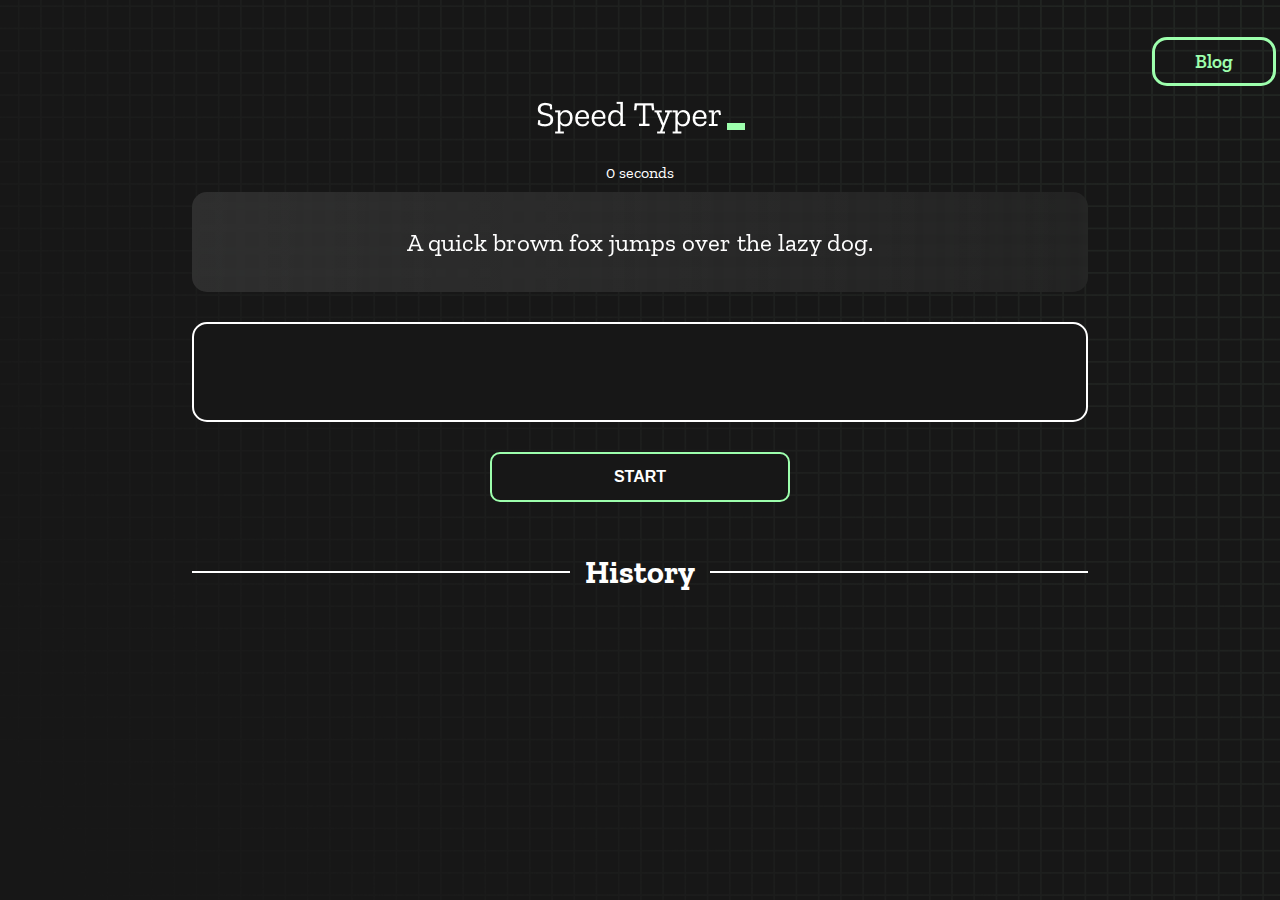
<file: index.html>
<!DOCTYPE html>
<html lang="en">
  <head>
    <meta charset="UTF-8" />
    <meta http-equiv="X-UA-Compatible" content="IE=edge" />
    <meta name="viewport" content="width=device-width, initial-scale=1.0" />
    <title>type Monster</title>
    <link rel="stylesheet" href="styles.css" />
    <link rel="preconnect" href="https://fonts.googleapis.com" />
    <link rel="preconnect" href="https://fonts.gstatic.com" crossorigin />
    <link
      href="https://fonts.googleapis.com/css2?family=Zilla+Slab:wght@300;400;500&display=swap"
      rel="stylesheet"
    />
  </head>
  <body>
    <header class="header">
      <a class="link-added" target="_blank" href="./blog.html"> Blog</a>
  
    </header>

    <h1 class="title"><img src="./logo.png" /></h1>

    
    <div id="show-time">0 seconds</div>

    <div class="box-container">
      <div id="question"></div>

      <div id="display" class="inactive"></div>

      <div class="buttons">
        <button id="starts">START</button>
      </div>

      <div class="divider-container">
        <div class="line"></div>
        <h1 class="title2">History</h1>
        <div class="line"></div>
      </div>
      <div id="histories"></div>
    </div>

    <div id="countdown"></div>
    <div id="modal-background" class="hidden"></div>
    <div id="result" class="hidden"></div>

    <script src="./history.js"></script>
    <script src="./script.js"></script>
  </body>
</html>
</file>
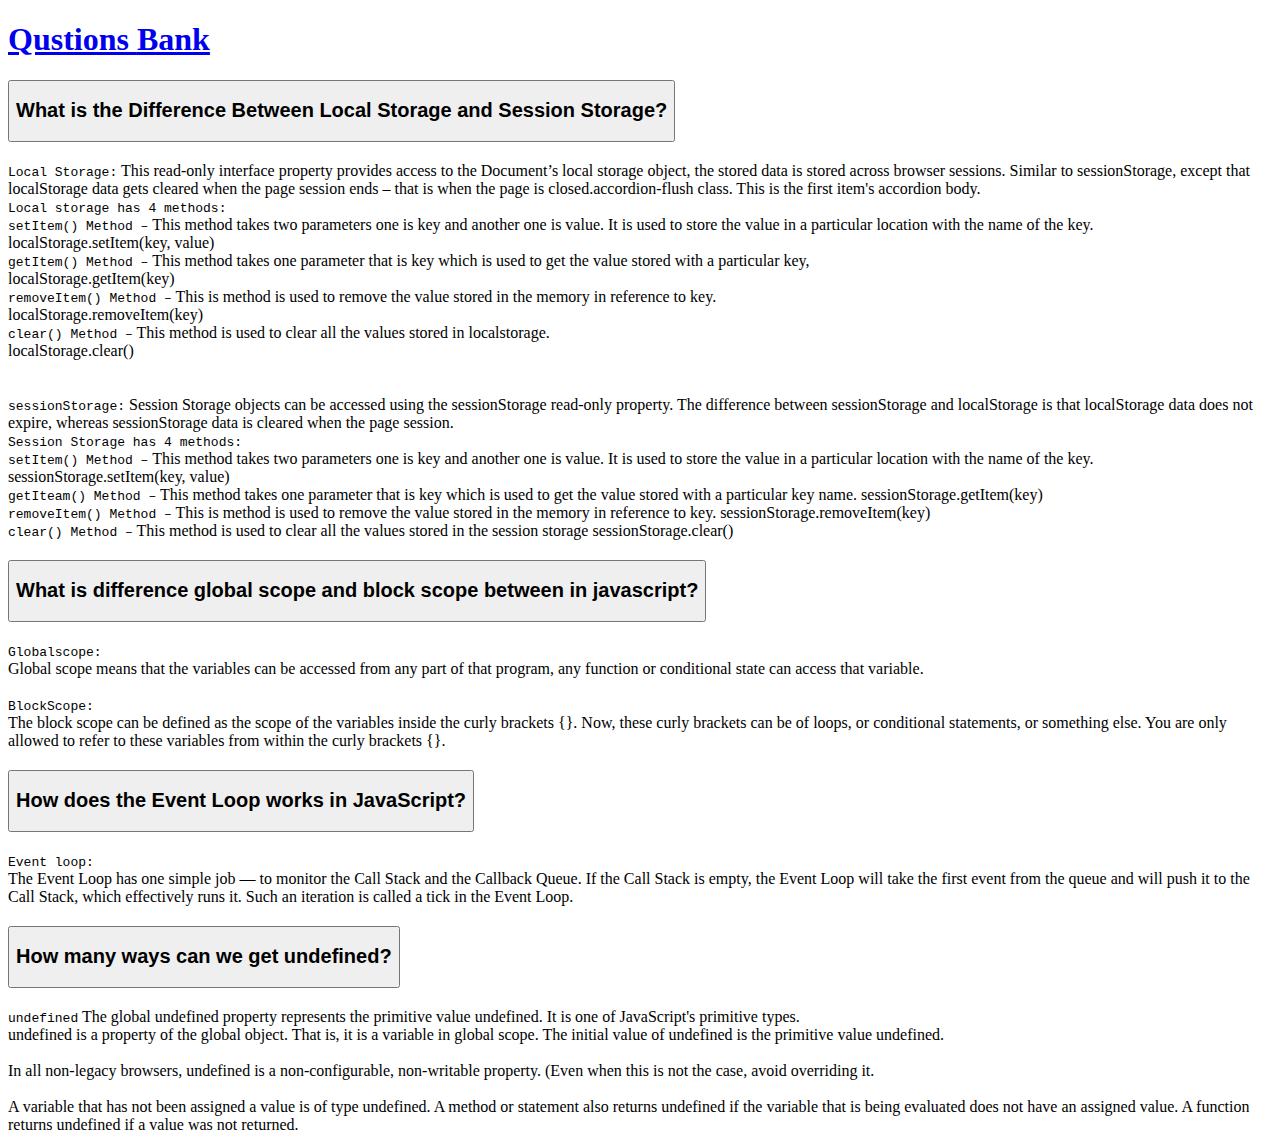
<file: blog.html>
<!doctype html>
<html lang="en">
  <head>
    <meta charset="utf-8">
    <meta name="viewport" content="width=device-width, initial-scale=1">
    <title>important questions</title>
    <link href="https://cdn.jsdelivr.net/npm/bootstrap@5.2.1/dist/css/bootstrap.min.css" rel="stylesheet" integrity="sha384-iYQeCzEYFbKjA/T2uDLTpkwGzCiq6soy8tYaI1GyVh/UjpbCx/TYkiZhlZB6+fzT" crossorigin="anonymous">
  </head>
  <body>
    <header class="container">
        <nav class="navbar bg- pt-2">
            <div class="container-fluid">
              <a class="navbar-brand" href="#">
                
                <h1 class="text-warning">Qustions <span class="text-info"> Bank</span></h1>
              </a>
            </div>
        </nav>
    </header>
    <main>
        <section class="container pt-5">
            <div class="accordion accordion-flush" id="accordionFlushExample">
                <div class="accordion-item">
                  <h2 class="accordion-header" id="flush-headingOne">
                    <button class="accordion-button collapsed" type="button" data-bs-toggle="collapse" data-bs-target="#flush-collapseOne" aria-expanded="false" aria-controls="flush-collapseOne">
                      <h2>What is the Difference Between Local Storage and Session Storage?</h2>
                    </button>
                  </h2>
                  <div id="flush-collapseOne" class="accordion-collapse collapse" aria-labelledby="flush-headingOne" data-bs-parent="#accordionFlushExample">
                    <div class="accordion-body"><code>Local Storage:</code> 
                        This read-only interface property provides access to the Document’s local storage object,
                         the stored data is stored across browser sessions. Similar to sessionStorage, except that 
                         localStorage data gets cleared when the page session ends – that is when the page is closed.accordion-flush class. 
                         This is the first item's accordion body.
                        <br>
                        
                         <code> Local storage has 4 methods:</code><br>
                         <code>setItem() Method –</code> This method takes two parameters one is key and another one is value. It is used to store the value in a particular location with the name of the key.<br>
                            localStorage.setItem(key, value)<br>
                            <code>getItem() Method –</code> This method takes one parameter that is key which is used to get the value stored with a particular key,<br>
                            localStorage.getItem(key) <br>
                            <code>removeItem() Method –</code> This is method is used to remove the value stored in the memory in reference to key. <br>
                            localStorage.removeItem(key) <br>
                           <code> clear() Method –</code> This method is used to clear all the values stored in localstorage. <br>
                            localStorage.clear() <br>
                            <br>
                            <br>
                            <code>sessionStorage:</code> Session Storage objects can be accessed using the sessionStorage read-only property.
                             The difference between sessionStorage and localStorage is that localStorage data does not expire, whereas sessionStorage data is cleared when the page session.   <br>

                            
                            <code>Session Storage has 4 methods:</code> <br>
                        <code>setItem() Method –</code> This method takes two parameters one is key and another one is value. It is used to store the value in a particular location with the name of the key.
                        sessionStorage.setItem(key, value) <br>
                        <code>getIteam() Method –</code> This method takes one parameter that is key which is used to get the value stored with a particular key name.
                        sessionStorage.getItem(key) <br>
                        <code>removeItem() Method –</code> This is method is used to remove the value stored in the memory in reference to key.
                        sessionStorage.removeItem(key) <br>
                        <code>clear() Method –</code> This method is used to clear all the values stored in the session storage
                        sessionStorage.clear()
                    </div>
                  </div>
                </div>
                <div class="accordion-item">
                  <h2 class="accordion-header" id="flush-headingTwo">
                    <button class="accordion-button collapsed" type="button" data-bs-toggle="collapse" data-bs-target="#flush-collapseTwo" aria-expanded="false" aria-controls="flush-collapseTwo">
                      <h2>What is difference global scope and block scope  between in javascript?</h2>
                    </button>
                  </h2>
                  <div id="flush-collapseTwo" class="accordion-collapse collapse" aria-labelledby="flush-headingTwo" data-bs-parent="#accordionFlushExample">
                    <div class="accordion-body">
                        <code>Globalscope:</code> <br>
                        Global scope means that the variables can be accessed from any part of that program, 
                        any function or conditional state can access that variable.
                        <br>
                        <br>

                        <code>BlockScope:</code> <br>
                        The block scope can be defined as the scope of the variables inside the curly brackets {}.
                         Now, these curly brackets can be of loops, or conditional statements, or something else. 
                        You are only allowed to refer to these variables from within the curly brackets {}.
                  </div>
                </div>
                <div class="accordion-item">
                  <h2 class="accordion-header" id="flush-headingThree">
                    <button class="accordion-button collapsed" type="button" data-bs-toggle="collapse" data-bs-target="#flush-collapseThree" aria-expanded="false" aria-controls="flush-collapseThree">
                      <h2>How does the Event Loop works in JavaScript? </h2>
                    </button>
                  </h2>
                  <div id="flush-collapseThree" class="accordion-collapse collapse" aria-labelledby="flush-headingThree" data-bs-parent="#accordionFlushExample">
                    <div class="accordion-body">
                        <code>Event loop:</code><br>
                        The Event Loop has one simple job — to monitor the Call Stack and the Callback Queue. 
                        If the Call Stack is empty, the Event Loop will take the first event from the queue and will push it to the Call Stack, 
                        which effectively runs it.
                         Such an iteration is called a tick in the Event Loop.
                  </div>
                </div>
                <div class="accordion-item">
                  <h2 class="accordion-header" id="panelsStayOpen-headingThree">
                    <button class="accordion-button collapsed" type="button" data-bs-toggle="collapse" data-bs-target="#flush-collapseTh" aria-expanded="false" aria-controls="flush-collapseThree">
                      <h2>How many ways can we get undefined?</h2>
                    </button>
                  </h2>
                  <div id="flush-collapseTh" class="accordion-collapse collapse" aria-labelledby="panelsStayOpen-headingThree" data-bs-parent="#accordionFlushExample">
                    <div class="accordion-body">
                        <code>undefined</code>
                        The global undefined property represents the primitive value undefined.
                         It is one of JavaScript's primitive types. <br>

                        undefined is a property of the global object. That is, it is a variable in global scope. The initial value of undefined is the primitive value undefined. <br><br>

                        In all non-legacy browsers, undefined is a non-configurable, non-writable property. (Even when this is not the case, avoid overriding it. <br> <br>

                        A variable that has not been assigned a value is of type undefined. A method or statement also returns undefined if the variable that is being evaluated does not have an assigned value. 
                        A function returns undefined if a value was not returned.
                        </div>
                  </div>
                </div>
            <div>
        </section>
    </main>
    <script src="https://cdn.jsdelivr.net/npm/bootstrap@5.2.1/dist/js/bootstrap.bundle.min.js" integrity="sha384-u1OknCvxWvY5kfmNBILK2hRnQC3Pr17a+RTT6rIHI7NnikvbZlHgTPOOmMi466C8" crossorigin="anonymous"></script>
  </body>
</html>
</file>
<file: styles.css>
/* blog section start from here  */
.header {
  margin-top: 50px;
  margin-left: 90%;
}

.link-added {
  color: #9dffad;
  font-size: larger;
  font-weight: 600;
  text-decoration: none;
  padding: 10px 40px;
  border: 3px solid #9dffad;
  border-radius: 15px;

}
.link-added:hover {
  background-color: greenyellow;
  color:red;
}
* {
  padding: 0;
  margin: 0;
  box-sizing: border-box;
}

body {
  background-image: url("./bg.png");
  background-size: cover;
  background-position: left top;
  font-family: "Zilla Slab", serif;
}

.box-container {
  width: 70%;
  margin: 0 auto;
}

#question {
  height: 100px;
  display: flex;
  align-items: center;
  justify-content: center;
  color: white;
  font-size: 25px;
  border-radius: 15px;
  background: rgb(255, 255, 255);
  background: linear-gradient(
    92.49deg,
    rgba(255, 255, 255, 0.1) 0.18%,
    rgba(255, 255, 255, 0.05) 99.85%
  );
  backdrop-filter: blur(5px);
  margin-bottom: 30px;
}

#display {
  height: 100px;
  display: flex;
  flex-wrap: wrap;
  align-items: center;
  padding-left: 5rem;
  color: white;
  font-size: 32px;
  background-color: #171717;
  border: 2px solid #9dffad;
  border-radius: 15px;
}

#countdown {
  position: fixed;
  height: 100vh;
  width: 100vw;
  background-color: rgba(0, 0, 0, 0.8);
  top: 0;
  left: 0;
  display: flex;
  align-items: center;
  justify-content: center;
  font-size: 3rem;
  color: white;
  display: none;
}
#result {
  position: fixed;
  top: 50%; 
  left: 50%;
  transform: translate(-50%, -50%);
  height: 250px;
  width: 400px;
  background-color: #171717;
  border-radius: 15px;
  border: 2px solid #9dffad;
  color: white;
  text-align: center;
  padding: 2rem;
  
}
#show-time{
  text-align: center;
  color: white;
  margin: 10px 0;
}

.green {
  color: #9dffad;
}
.red {
  color: #eb6565;
}
.bold {
  font-weight: 700;
}
.inactive {
  border: 2px solid white !important;
}
.hidden {
  display: none;
}
.title {
  text-align: center;
  color: white;
  margin: 20px 0;
}

.divider-container {
  height: 80px;
  display: flex;
  justify-content: center;
  align-items: center;
  gap: 15px;
  margin: 0 auto;
}

.line {
  height: 2px;
  background: white;
  width: 100%;
}

.title2 {
  color: white;
  display: block;
}

.buttons {
  display: flex;
  justify-content: center;
  margin: 30px 0;
}
button {
  padding: 10px 20px;
  border: none;
  font-size: 16px;
  font-weight: bold;
  width: 300px;
  height: 50px;
  color: white;
  background-color: #171717;
  border-radius: 10px;
  border: 2px solid #9dffad;
  cursor: pointer;
}

#histories {
  display: grid;
  grid-template-columns: repeat(3, 1fr);
  grid-gap: 20px;
  column-gap: 20px;
  margin-bottom: 60px;
};

  #histories p{

  padding-left:0px;
 
  
}
#histories h3{
  padding-right:0px;
  
}
#histories h4{
  padding-left: 0px;
}  


.card {
  width: 100%;
  height: 100%;
  padding: 50px;
  
  padding: 20px 30px;
  color: white;
  border-radius: 15px;
  background: rgb(255, 255, 255);
  background: linear-gradient(
    92.49deg,
    rgba(255, 255, 255, 0.1) 0.18%,
    rgba(255, 255, 255, 0.05) 99.85%
  );
  backdrop-filter: blur(5px);
  margin-bottom: 30px;
  text-align: center;
}

#modal-background {
  background: rgb(255, 255, 255);
  background: linear-gradient(
    92.49deg,
    rgba(255, 255, 255, 0.1) 0.18%,
    rgba(255, 255, 255, 0.05) 99.85%
  );
  backdrop-filter: blur(5px);
  height: 100vh;
  width: 100%;
  position: fixed;
  top:0px;
  
}

@media only screen and (max-width: 700px) {
  .box-container {
    padding: 0 20px;
    width: 100%;
  }
  .card {
    flex-direction: column;
  }

  #histories {
    display: flex;
    flex-wrap: wrap;
    justify-content: space-around;
  }

  
}
</file>
